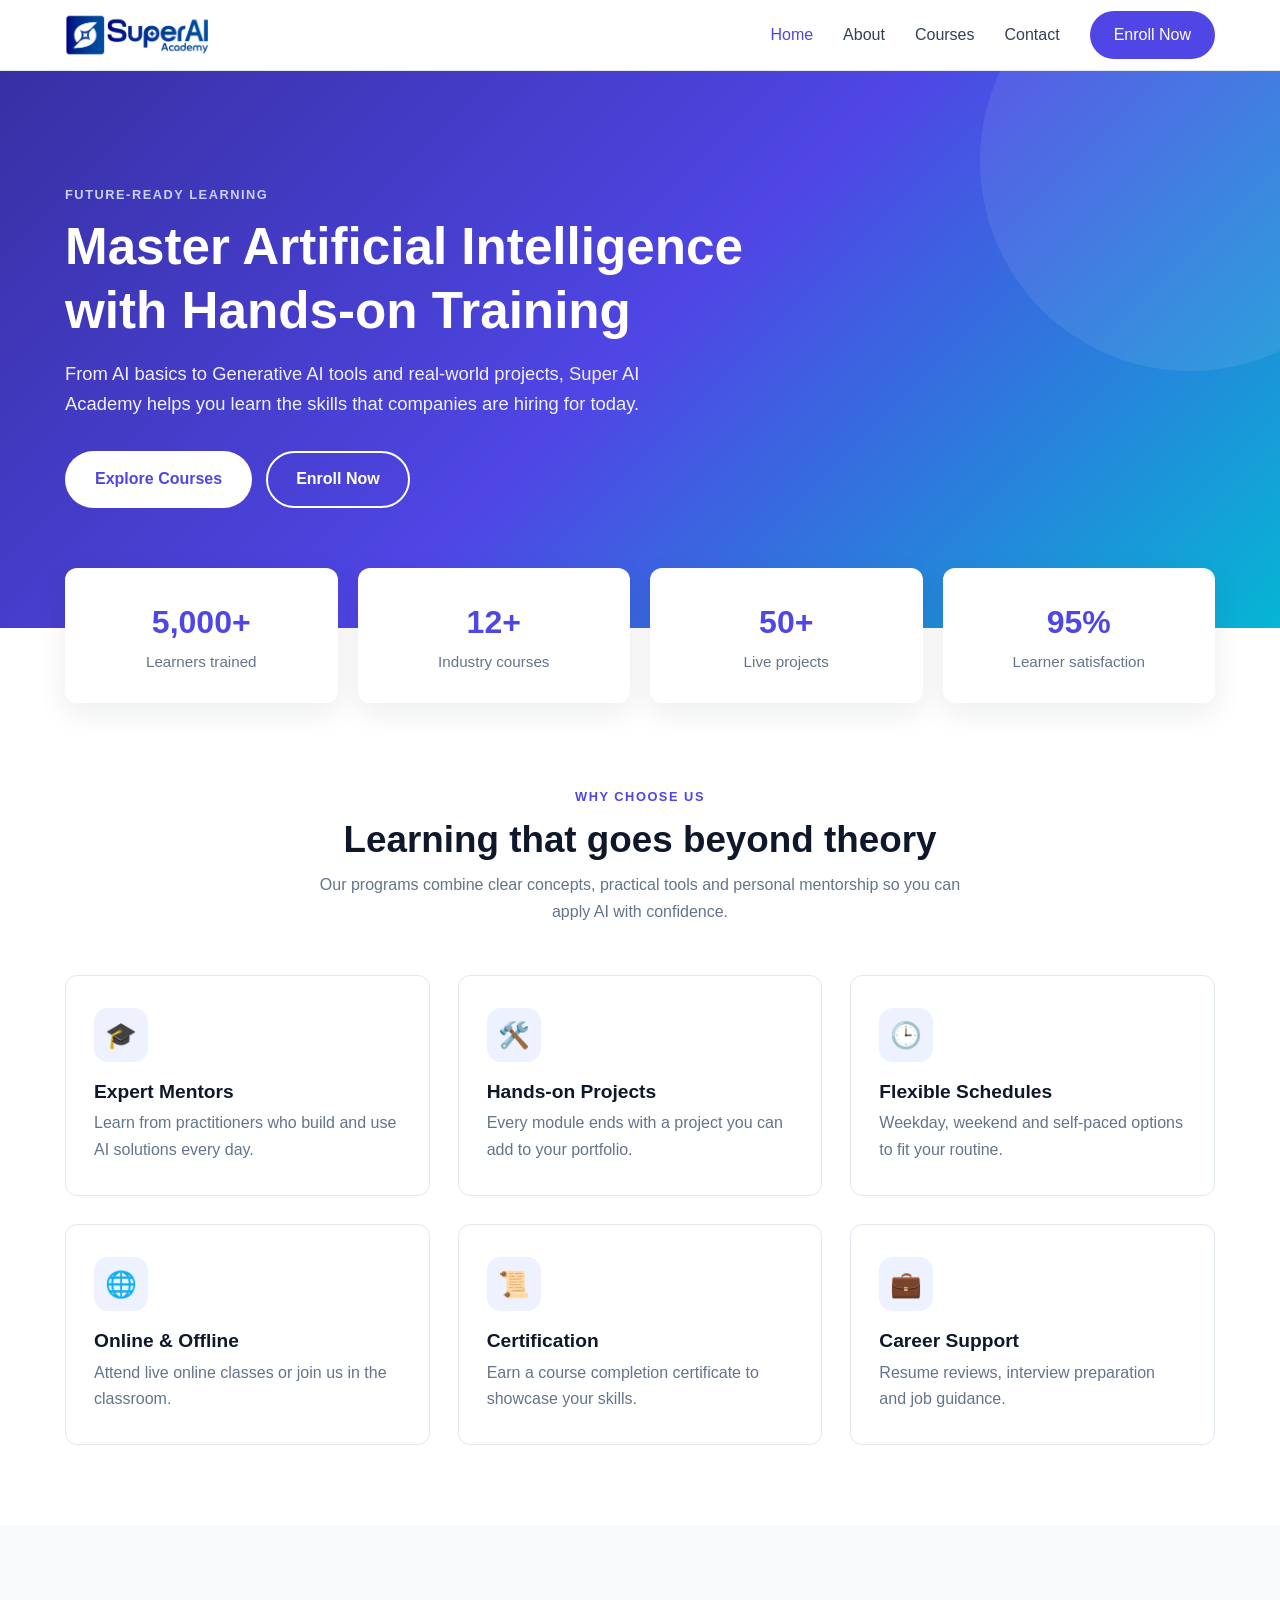
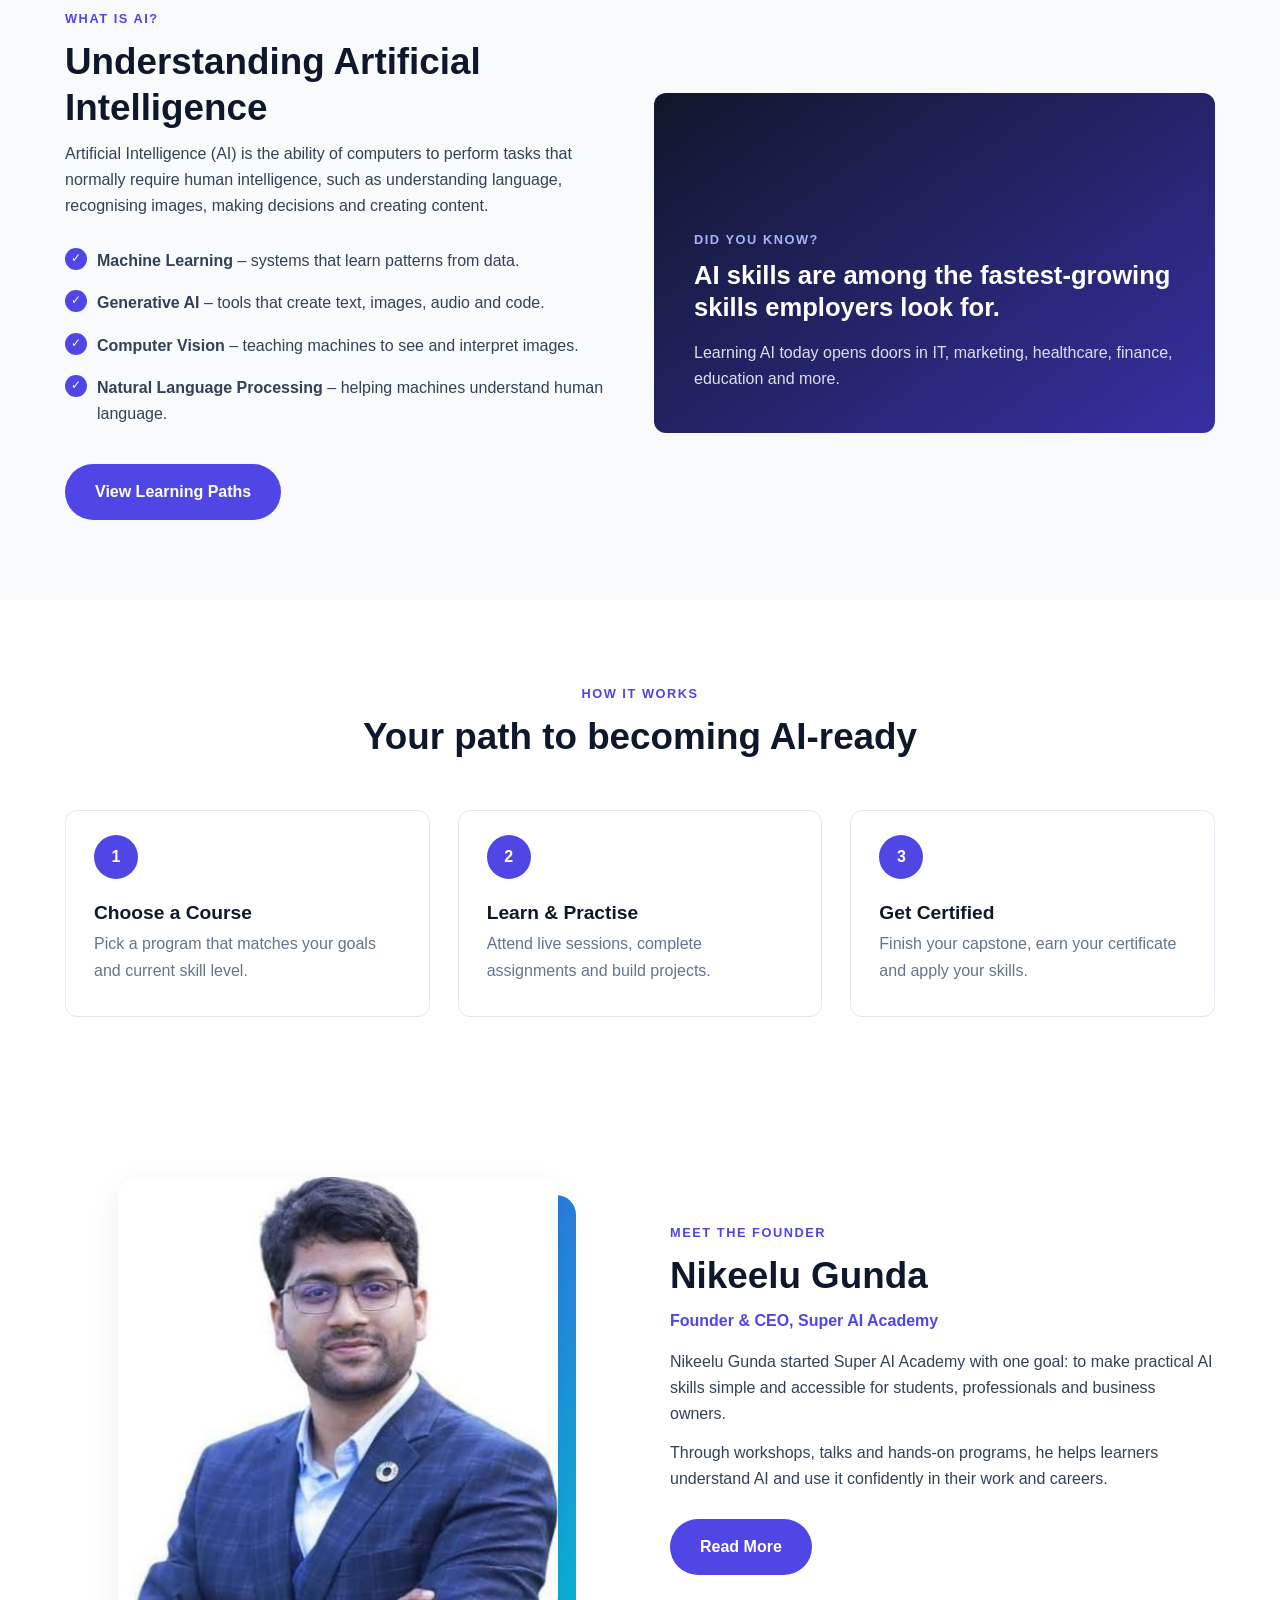
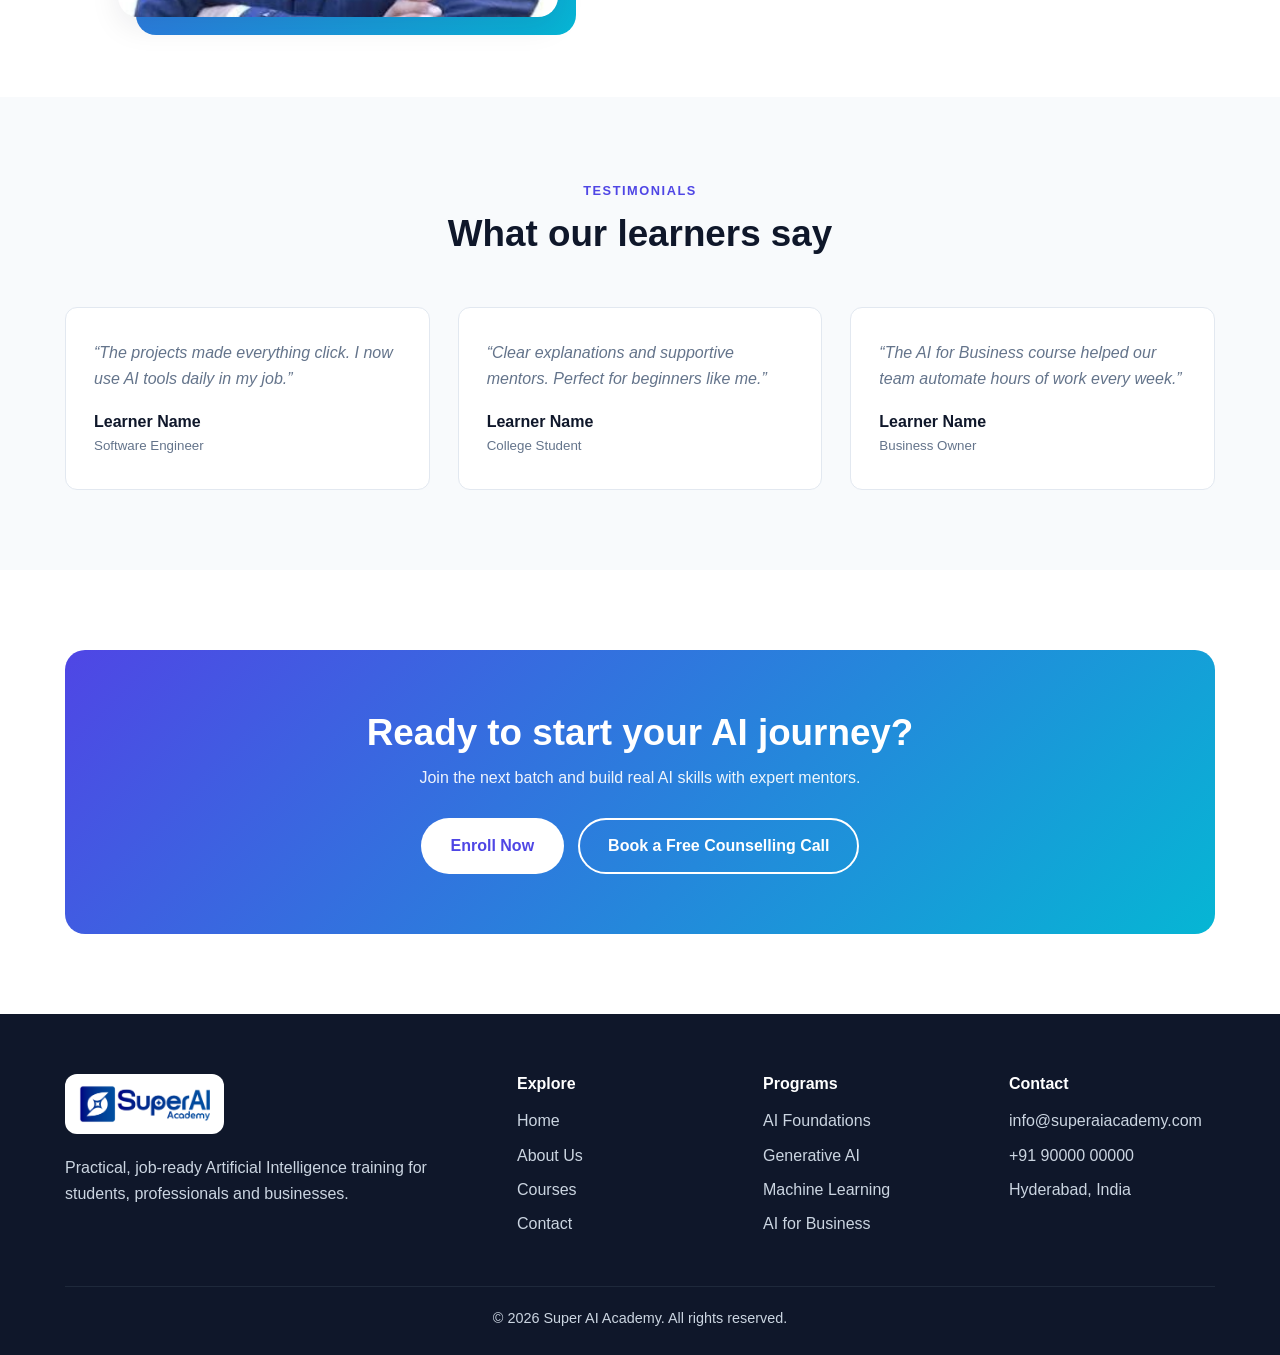
<file: index.html>
<!DOCTYPE html>
<html lang="en">
<head>
  <meta charset="UTF-8">
  <meta name="viewport" content="width=device-width, initial-scale=1.0">
  <title>Super AI Academy | Learn Artificial Intelligence</title>
  <meta name="description" content="Super AI Academy offers practical AI, Machine Learning and Generative AI courses for students, professionals and businesses.">
  <link rel="icon" href="images/favicon.ico" sizes="any">
  <link rel="icon" href="images/favicon.png" type="image/png">
  <link rel="apple-touch-icon" href="images/apple-touch-icon.png">
  <link rel="stylesheet" href="css/style.css">
</head>
<body>
  <header class="site-header">
    <nav class="container nav">
      <a href="index.html" class="logo"><img src="images/logo.png" alt="Super AI Academy" width="179" height="60"></a>
      <input type="checkbox" id="nav-toggle" class="nav-toggle" aria-label="Toggle menu">
      <label for="nav-toggle" class="nav-toggle-label"><span></span></label>
      <ul class="nav-links">
        <li><a href="index.html" class="active">Home</a></li>
        <li><a href="about.html">About</a></li>
        <li><a href="courses.html">Courses</a></li>
        <li><a href="contact.html">Contact</a></li>
        <li><a href="https://learn.superaiacademy.com/web/checkout/6b02de1f64ddf0dddce8b773" class="btn btn-primary" target="_blank" rel="noopener">Enroll Now</a></li>
      </ul>
    </nav>
  </header>

  <main>
    <section class="hero">
      <div class="container">
        <span class="eyebrow" style="color:#c7d2fe">Future-ready learning</span>
        <h1>Master Artificial Intelligence with Hands-on Training</h1>
        <p>From AI basics to Generative AI tools and real-world projects, Super AI Academy helps you learn the skills that companies are hiring for today.</p>
        <div class="hero-actions">
          <a href="courses.html" class="btn btn-primary" style="background:#fff;color:var(--primary)">Explore Courses</a>
          <a href="https://learn.superaiacademy.com/web/checkout/6b02de1f64ddf0dddce8b773" class="btn btn-outline" target="_blank" rel="noopener">Enroll Now</a>
        </div>
      </div>
    </section>

    <div class="container">
      <div class="stats">
        <div class="stat"><strong>5,000+</strong><span>Learners trained</span></div>
        <div class="stat"><strong>12+</strong><span>Industry courses</span></div>
        <div class="stat"><strong>50+</strong><span>Live projects</span></div>
        <div class="stat"><strong>95%</strong><span>Learner satisfaction</span></div>
      </div>
    </div>

    <section class="section">
      <div class="container">
        <div class="section-head">
          <span class="eyebrow">Why choose us</span>
          <h2>Learning that goes beyond theory</h2>
          <p>Our programs combine clear concepts, practical tools and personal mentorship so you can apply AI with confidence.</p>
        </div>
        <div class="grid grid-3">
          <div class="card"><div class="icon">🎓</div><h3>Expert Mentors</h3><p>Learn from practitioners who build and use AI solutions every day.</p></div>
          <div class="card"><div class="icon">🛠️</div><h3>Hands-on Projects</h3><p>Every module ends with a project you can add to your portfolio.</p></div>
          <div class="card"><div class="icon">🕒</div><h3>Flexible Schedules</h3><p>Weekday, weekend and self-paced options to fit your routine.</p></div>
          <div class="card"><div class="icon">🌐</div><h3>Online &amp; Offline</h3><p>Attend live online classes or join us in the classroom.</p></div>
          <div class="card"><div class="icon">📜</div><h3>Certification</h3><p>Earn a course completion certificate to showcase your skills.</p></div>
          <div class="card"><div class="icon">💼</div><h3>Career Support</h3><p>Resume reviews, interview preparation and job guidance.</p></div>
        </div>
      </div>
    </section>

    <section class="section section-alt">
      <div class="container grid grid-2">
        <div>
          <span class="eyebrow">What is AI?</span>
          <h2>Understanding Artificial Intelligence</h2>
          <p>Artificial Intelligence (AI) is the ability of computers to perform tasks that normally require human intelligence, such as understanding language, recognising images, making decisions and creating content.</p>
          <ul class="check-list">
            <li><strong>Machine Learning</strong> – systems that learn patterns from data.</li>
            <li><strong>Generative AI</strong> – tools that create text, images, audio and code.</li>
            <li><strong>Computer Vision</strong> – teaching machines to see and interpret images.</li>
            <li><strong>Natural Language Processing</strong> – helping machines understand human language.</li>
          </ul>
          <a href="courses.html" class="btn btn-primary">View Learning Paths</a>
        </div>
        <div class="info-visual">
          <span class="eyebrow" style="color:#a5b4fc">Did you know?</span>
          <h3>AI skills are among the fastest-growing skills employers look for.</h3>
          <p style="opacity:.85;margin-top:10px">Learning AI today opens doors in IT, marketing, healthcare, finance, education and more.</p>
        </div>
      </div>
    </section>

    <section class="section">
      <div class="container">
        <div class="section-head">
          <span class="eyebrow">How it works</span>
          <h2>Your path to becoming AI-ready</h2>
        </div>
        <div class="grid grid-3 steps">
          <div class="card step"><h3>Choose a Course</h3><p>Pick a program that matches your goals and current skill level.</p></div>
          <div class="card step"><h3>Learn &amp; Practise</h3><p>Attend live sessions, complete assignments and build projects.</p></div>
          <div class="card step"><h3>Get Certified</h3><p>Finish your capstone, earn your certificate and apply your skills.</p></div>
        </div>
      </div>
    </section>


    <section class="section">
      <div class="container grid grid-2 founder">
        <div class="founder-photo">
          <img src="images/founder.jpg" alt="Nikeelu Gunda, Founder of Super AI Academy" width="447" height="447" loading="lazy">
        </div>
        <div>
          <span class="eyebrow">Meet the founder</span>
          <h2>Nikeelu Gunda</h2>
          <p class="founder-role">Founder &amp; CEO, Super AI Academy</p>
          <p>Nikeelu Gunda started Super AI Academy with one goal: to make practical AI skills simple and accessible for students, professionals and business owners.</p>
          <p style="margin-top:12px">Through workshops, talks and hands-on programs, he helps learners understand AI and use it confidently in their work and careers.</p>
          <div class="hero-actions" style="margin-top:26px">
            <a href="about.html#founder" class="btn btn-primary">Read More</a>
          </div>
        </div>
      </div>
    </section>

    <section class="section section-alt">
      <div class="container">
        <div class="section-head">
          <span class="eyebrow">Testimonials</span>
          <h2>What our learners say</h2>
        </div>
        <div class="grid grid-3">
          <blockquote class="card quote"><p>“The projects made everything click. I now use AI tools daily in my job.”</p><footer>Learner Name<small>Software Engineer</small></footer></blockquote>
          <blockquote class="card quote"><p>“Clear explanations and supportive mentors. Perfect for beginners like me.”</p><footer>Learner Name<small>College Student</small></footer></blockquote>
          <blockquote class="card quote"><p>“The AI for Business course helped our team automate hours of work every week.”</p><footer>Learner Name<small>Business Owner</small></footer></blockquote>
        </div>
      </div>
    </section>

  <section class="section">
    <div class="container">
      <div class="cta">
        <h2>Ready to start your AI journey?</h2>
        <p>Join the next batch and build real AI skills with expert mentors.</p>
        <div class="hero-actions" style="justify-content:center">
          <a href="https://learn.superaiacademy.com/web/checkout/6b02de1f64ddf0dddce8b773" class="btn" target="_blank" rel="noopener">Enroll Now</a>
          <a href="contact.html" class="btn btn-outline">Book a Free Counselling Call</a>
        </div>
      </div>
    </div>
  </section>
  </main>

  <footer class="site-footer">
    <div class="container">
      <div class="footer-grid">
        <div>
          <a href="index.html" class="logo"><img src="images/logo.png" alt="Super AI Academy" width="179" height="60"></a>
          <p>Practical, job-ready Artificial Intelligence training for students, professionals and businesses.</p>
        </div>
        <div>
          <h4>Explore</h4>
          <ul>
            <li><a href="index.html">Home</a></li>
            <li><a href="about.html">About Us</a></li>
            <li><a href="courses.html">Courses</a></li>
            <li><a href="contact.html">Contact</a></li>
          </ul>
        </div>
        <div>
          <h4>Programs</h4>
          <ul>
            <li><a href="courses.html#ai-foundations">AI Foundations</a></li>
            <li><a href="courses.html#generative-ai">Generative AI</a></li>
            <li><a href="courses.html#machine-learning">Machine Learning</a></li>
            <li><a href="courses.html#ai-business">AI for Business</a></li>
          </ul>
        </div>
        <div>
          <h4>Contact</h4>
          <ul>
            <li>info@superaiacademy.com</li>
            <li>+91 90000 00000</li>
            <li>Hyderabad, India</li>
          </ul>
        </div>
      </div>
      <div class="footer-bottom">&copy; <span id="year">2026</span> Super AI Academy. All rights reserved.</div>
    </div>
  </footer>
</body>
</html>
</file>
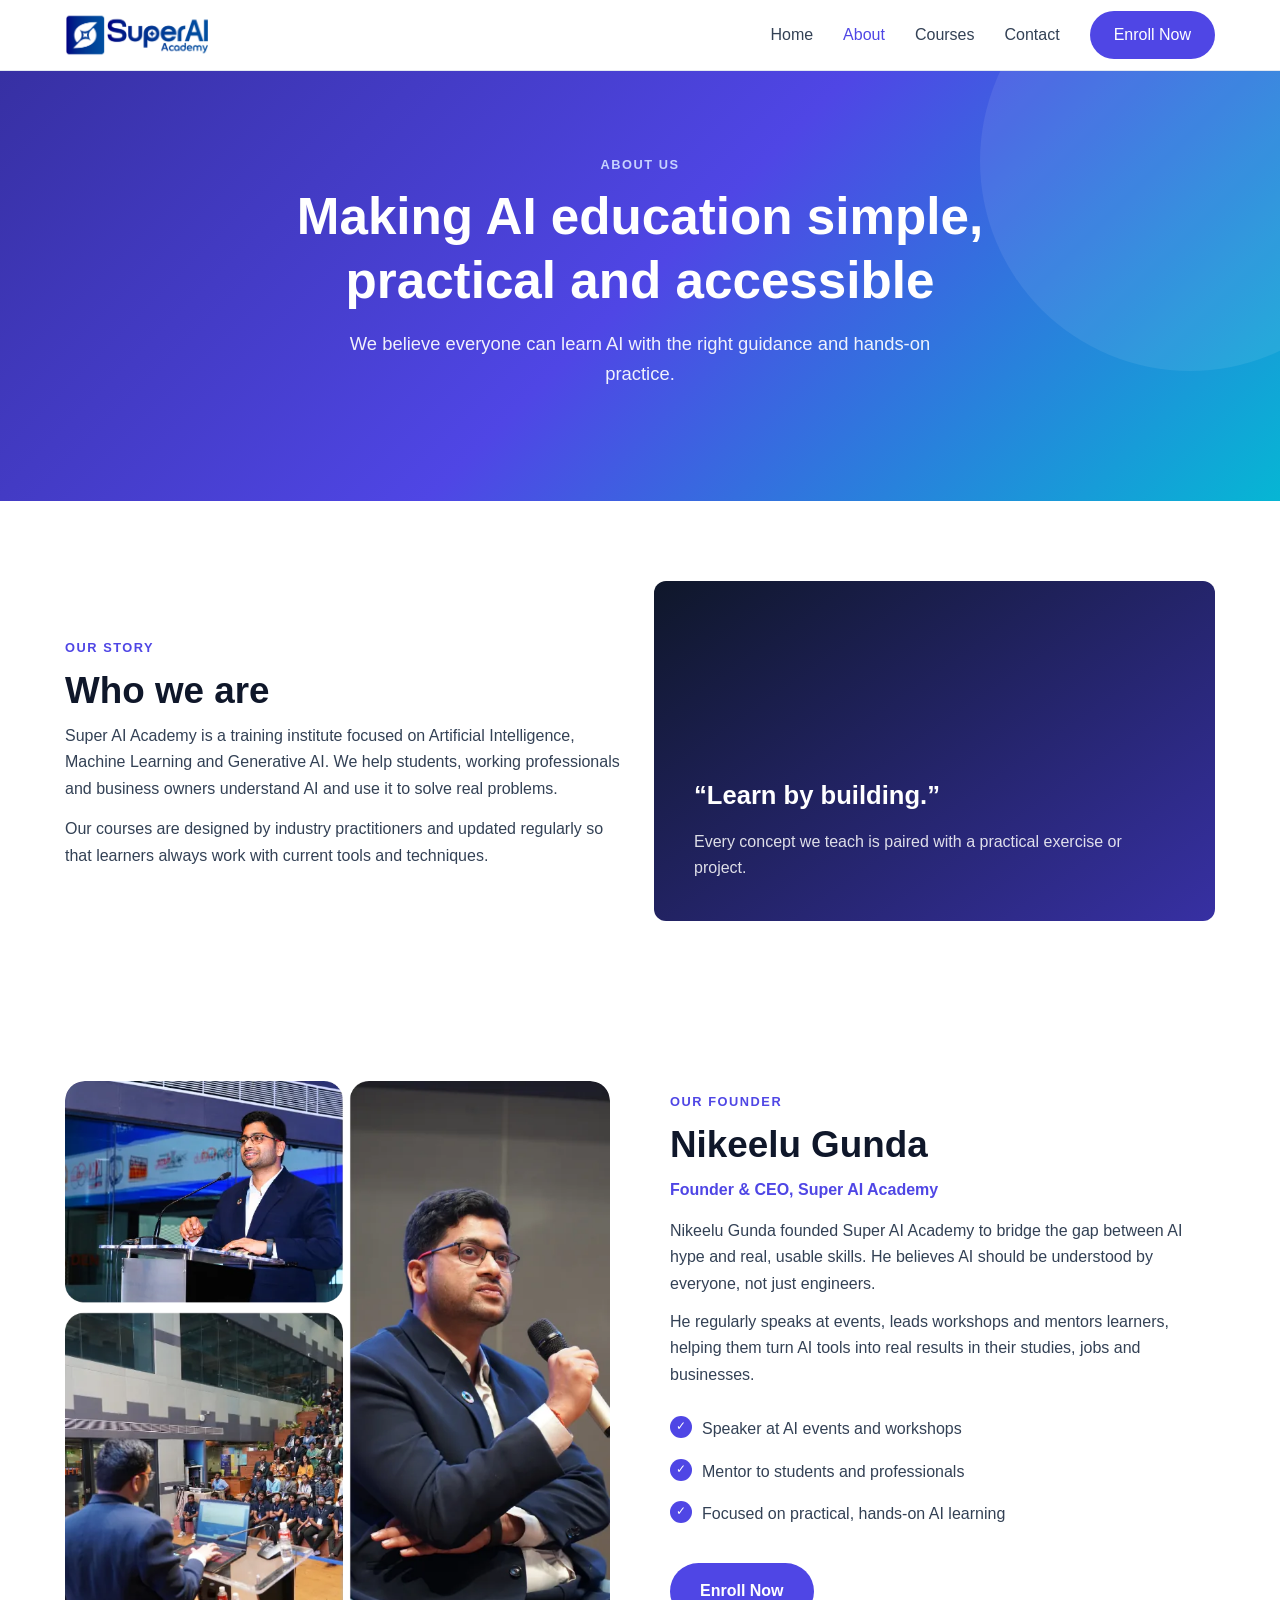
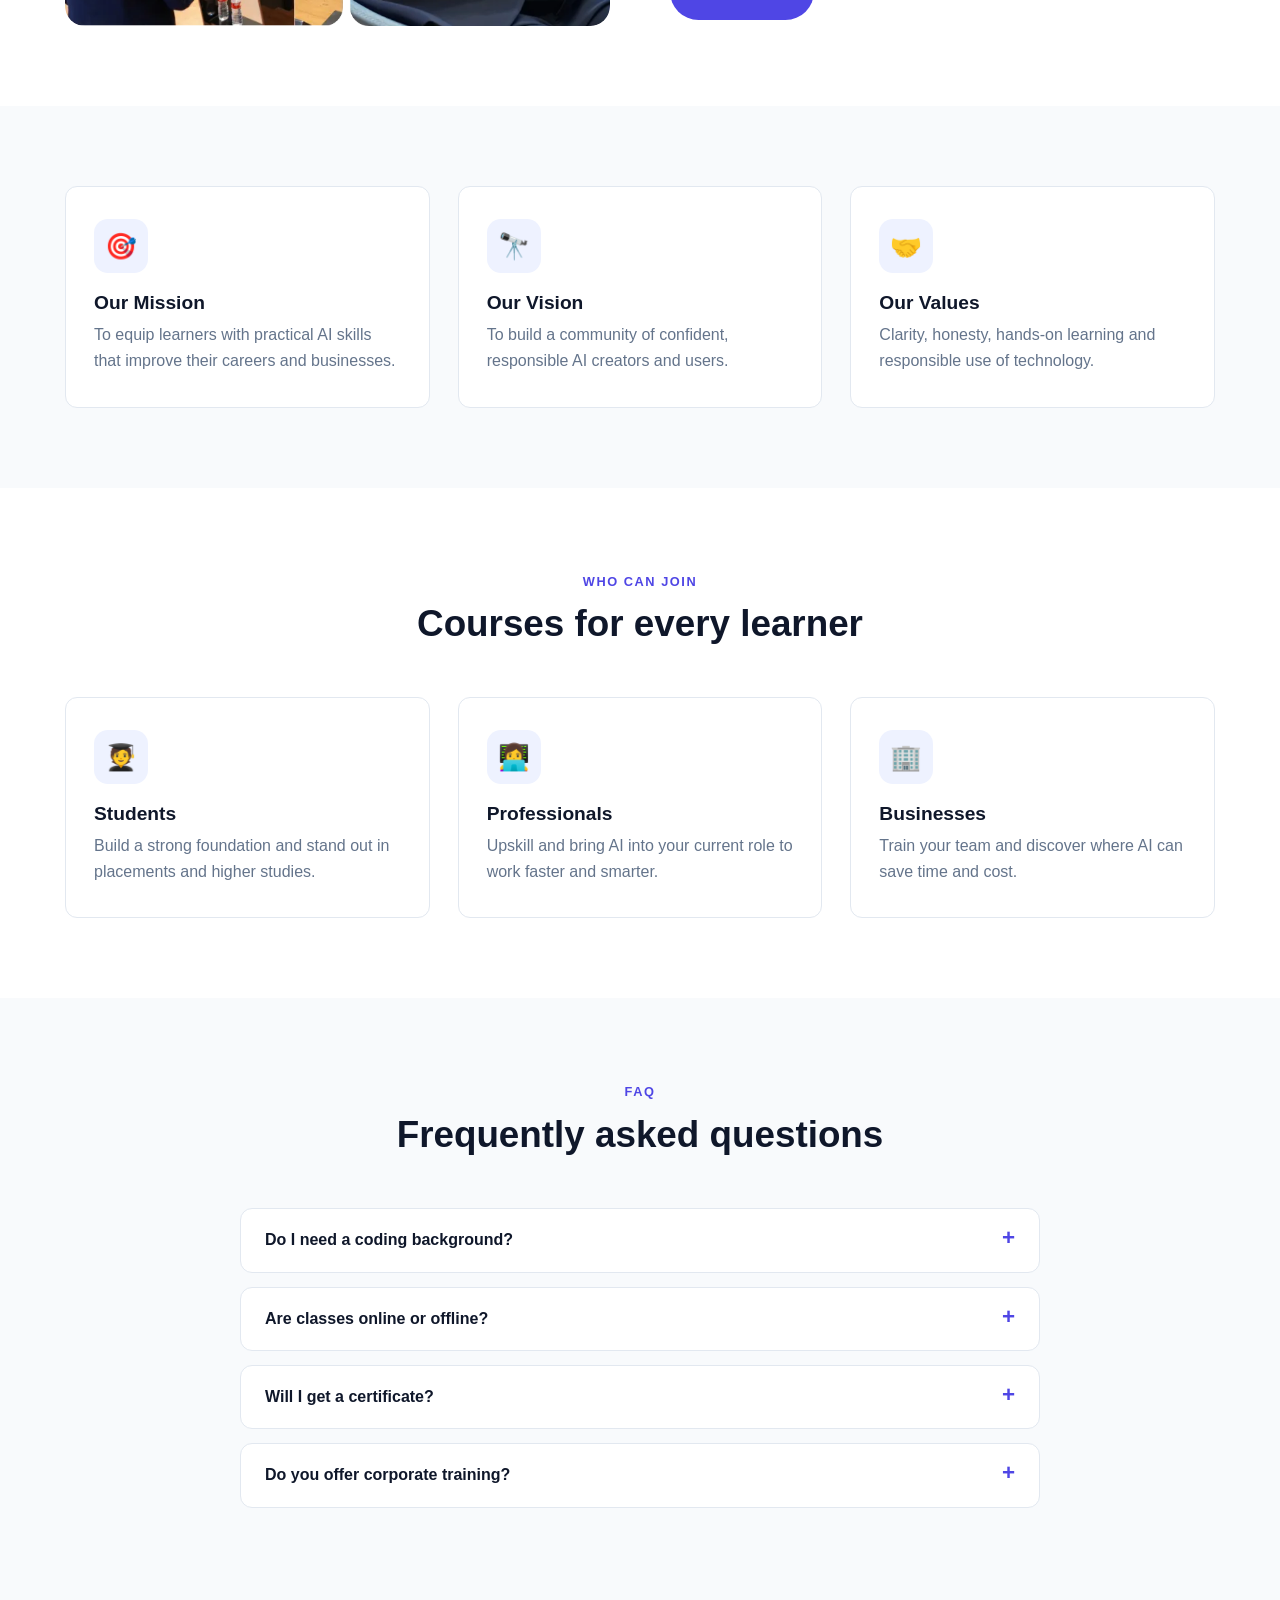
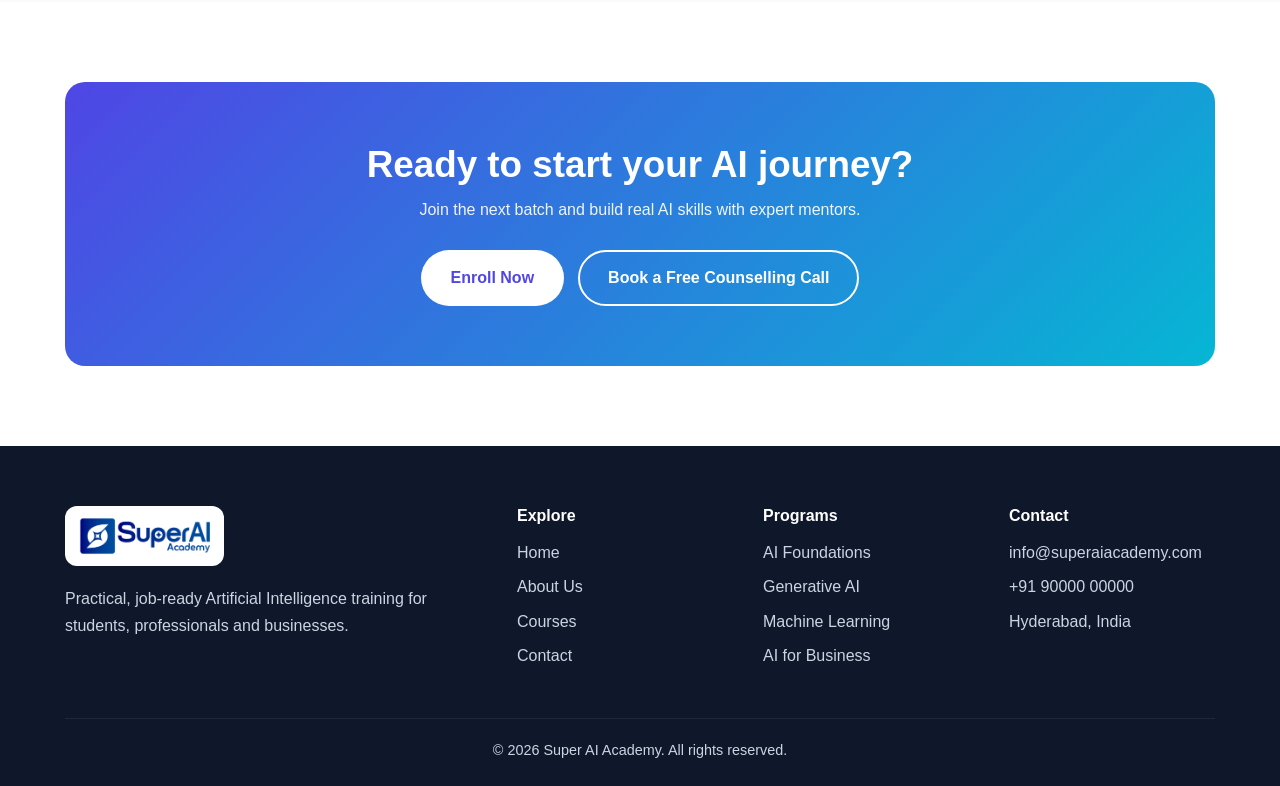
<file: about.html>
<!DOCTYPE html>
<html lang="en">
<head>
  <meta charset="UTF-8">
  <meta name="viewport" content="width=device-width, initial-scale=1.0">
  <title>About Us | Super AI Academy</title>
  <meta name="description" content="Learn about Super AI Academy's mission, vision and teaching approach.">
  <link rel="icon" href="images/favicon.ico" sizes="any">
  <link rel="icon" href="images/favicon.png" type="image/png">
  <link rel="apple-touch-icon" href="images/apple-touch-icon.png">
  <link rel="stylesheet" href="css/style.css">
</head>
<body>
  <header class="site-header">
    <nav class="container nav">
      <a href="index.html" class="logo"><img src="images/logo.png" alt="Super AI Academy" width="179" height="60"></a>
      <input type="checkbox" id="nav-toggle" class="nav-toggle" aria-label="Toggle menu">
      <label for="nav-toggle" class="nav-toggle-label"><span></span></label>
      <ul class="nav-links">
        <li><a href="index.html">Home</a></li>
        <li><a href="about.html" class="active">About</a></li>
        <li><a href="courses.html">Courses</a></li>
        <li><a href="contact.html">Contact</a></li>
        <li><a href="https://learn.superaiacademy.com/web/checkout/6b02de1f64ddf0dddce8b773" class="btn btn-primary" target="_blank" rel="noopener">Enroll Now</a></li>
      </ul>
    </nav>
  </header>

  <main>
    <section class="hero page-hero">
      <div class="container">
        <span class="eyebrow" style="color:#c7d2fe">About us</span>
        <h1>Making AI education simple, practical and accessible</h1>
        <p>We believe everyone can learn AI with the right guidance and hands-on practice.</p>
      </div>
    </section>

    <section class="section">
      <div class="container grid grid-2">
        <div>
          <span class="eyebrow">Our story</span>
          <h2>Who we are</h2>
          <p>Super AI Academy is a training institute focused on Artificial Intelligence, Machine Learning and Generative AI. We help students, working professionals and business owners understand AI and use it to solve real problems.</p>
          <p style="margin-top:14px">Our courses are designed by industry practitioners and updated regularly so that learners always work with current tools and techniques.</p>
        </div>
        <div class="info-visual">
          <h3>“Learn by building.”</h3>
          <p style="opacity:.85;margin-top:10px">Every concept we teach is paired with a practical exercise or project.</p>
        </div>
      </div>
    </section>


    <section class="section" id="founder">
      <div class="container grid grid-2 founder">
        <div>
          <picture>
            <source srcset="images/founder-events.webp" type="image/webp">
            <img src="images/founder-events.jpg" alt="Nikeelu Gunda speaking at AI events and workshops" width="800" height="800" loading="lazy">
          </picture>
        </div>
        <div>
          <span class="eyebrow">Our founder</span>
          <h2>Nikeelu Gunda</h2>
          <p class="founder-role">Founder &amp; CEO, Super AI Academy</p>
          <p>Nikeelu Gunda founded Super AI Academy to bridge the gap between AI hype and real, usable skills. He believes AI should be understood by everyone, not just engineers.</p>
          <p style="margin-top:12px">He regularly speaks at events, leads workshops and mentors learners, helping them turn AI tools into real results in their studies, jobs and businesses.</p>
          <ul class="check-list">
            <li>Speaker at AI events and workshops</li>
            <li>Mentor to students and professionals</li>
            <li>Focused on practical, hands-on AI learning</li>
          </ul>
          <a href="https://learn.superaiacademy.com/web/checkout/6b02de1f64ddf0dddce8b773" class="btn btn-primary" target="_blank" rel="noopener">Enroll Now</a>
        </div>
      </div>
    </section>

    <section class="section section-alt">
      <div class="container grid grid-3">
        <div class="card"><div class="icon">🎯</div><h3>Our Mission</h3><p>To equip learners with practical AI skills that improve their careers and businesses.</p></div>
        <div class="card"><div class="icon">🔭</div><h3>Our Vision</h3><p>To build a community of confident, responsible AI creators and users.</p></div>
        <div class="card"><div class="icon">🤝</div><h3>Our Values</h3><p>Clarity, honesty, hands-on learning and responsible use of technology.</p></div>
      </div>
    </section>

    <section class="section">
      <div class="container">
        <div class="section-head">
          <span class="eyebrow">Who can join</span>
          <h2>Courses for every learner</h2>
        </div>
        <div class="grid grid-3">
          <div class="card"><div class="icon">🧑‍🎓</div><h3>Students</h3><p>Build a strong foundation and stand out in placements and higher studies.</p></div>
          <div class="card"><div class="icon">👩‍💻</div><h3>Professionals</h3><p>Upskill and bring AI into your current role to work faster and smarter.</p></div>
          <div class="card"><div class="icon">🏢</div><h3>Businesses</h3><p>Train your team and discover where AI can save time and cost.</p></div>
        </div>
      </div>
    </section>

    <section class="section section-alt">
      <div class="container">
        <div class="section-head">
          <span class="eyebrow">FAQ</span>
          <h2>Frequently asked questions</h2>
        </div>
        <div class="faq">
          <details><summary>Do I need a coding background?</summary><p>No. Our foundation courses start from the basics. Advanced courses list any prerequisites clearly.</p></details>
          <details><summary>Are classes online or offline?</summary><p>Both. You can join live online sessions or attend classroom batches.</p></details>
          <details><summary>Will I get a certificate?</summary><p>Yes, every learner who completes the course and project receives a certificate of completion.</p></details>
          <details><summary>Do you offer corporate training?</summary><p>Yes. We run customised AI workshops for teams. Contact us for details.</p></details>
        </div>
      </div>
    </section>

  <section class="section">
    <div class="container">
      <div class="cta">
        <h2>Ready to start your AI journey?</h2>
        <p>Join the next batch and build real AI skills with expert mentors.</p>
        <div class="hero-actions" style="justify-content:center">
          <a href="https://learn.superaiacademy.com/web/checkout/6b02de1f64ddf0dddce8b773" class="btn" target="_blank" rel="noopener">Enroll Now</a>
          <a href="contact.html" class="btn btn-outline">Book a Free Counselling Call</a>
        </div>
      </div>
    </div>
  </section>
  </main>

  <footer class="site-footer">
    <div class="container">
      <div class="footer-grid">
        <div>
          <a href="index.html" class="logo"><img src="images/logo.png" alt="Super AI Academy" width="179" height="60"></a>
          <p>Practical, job-ready Artificial Intelligence training for students, professionals and businesses.</p>
        </div>
        <div>
          <h4>Explore</h4>
          <ul>
            <li><a href="index.html">Home</a></li>
            <li><a href="about.html">About Us</a></li>
            <li><a href="courses.html">Courses</a></li>
            <li><a href="contact.html">Contact</a></li>
          </ul>
        </div>
        <div>
          <h4>Programs</h4>
          <ul>
            <li><a href="courses.html#ai-foundations">AI Foundations</a></li>
            <li><a href="courses.html#generative-ai">Generative AI</a></li>
            <li><a href="courses.html#machine-learning">Machine Learning</a></li>
            <li><a href="courses.html#ai-business">AI for Business</a></li>
          </ul>
        </div>
        <div>
          <h4>Contact</h4>
          <ul>
            <li>info@superaiacademy.com</li>
            <li>+91 90000 00000</li>
            <li>Hyderabad, India</li>
          </ul>
        </div>
      </div>
      <div class="footer-bottom">&copy; <span id="year">2026</span> Super AI Academy. All rights reserved.</div>
    </div>
  </footer>
</body>
</html>
</file>
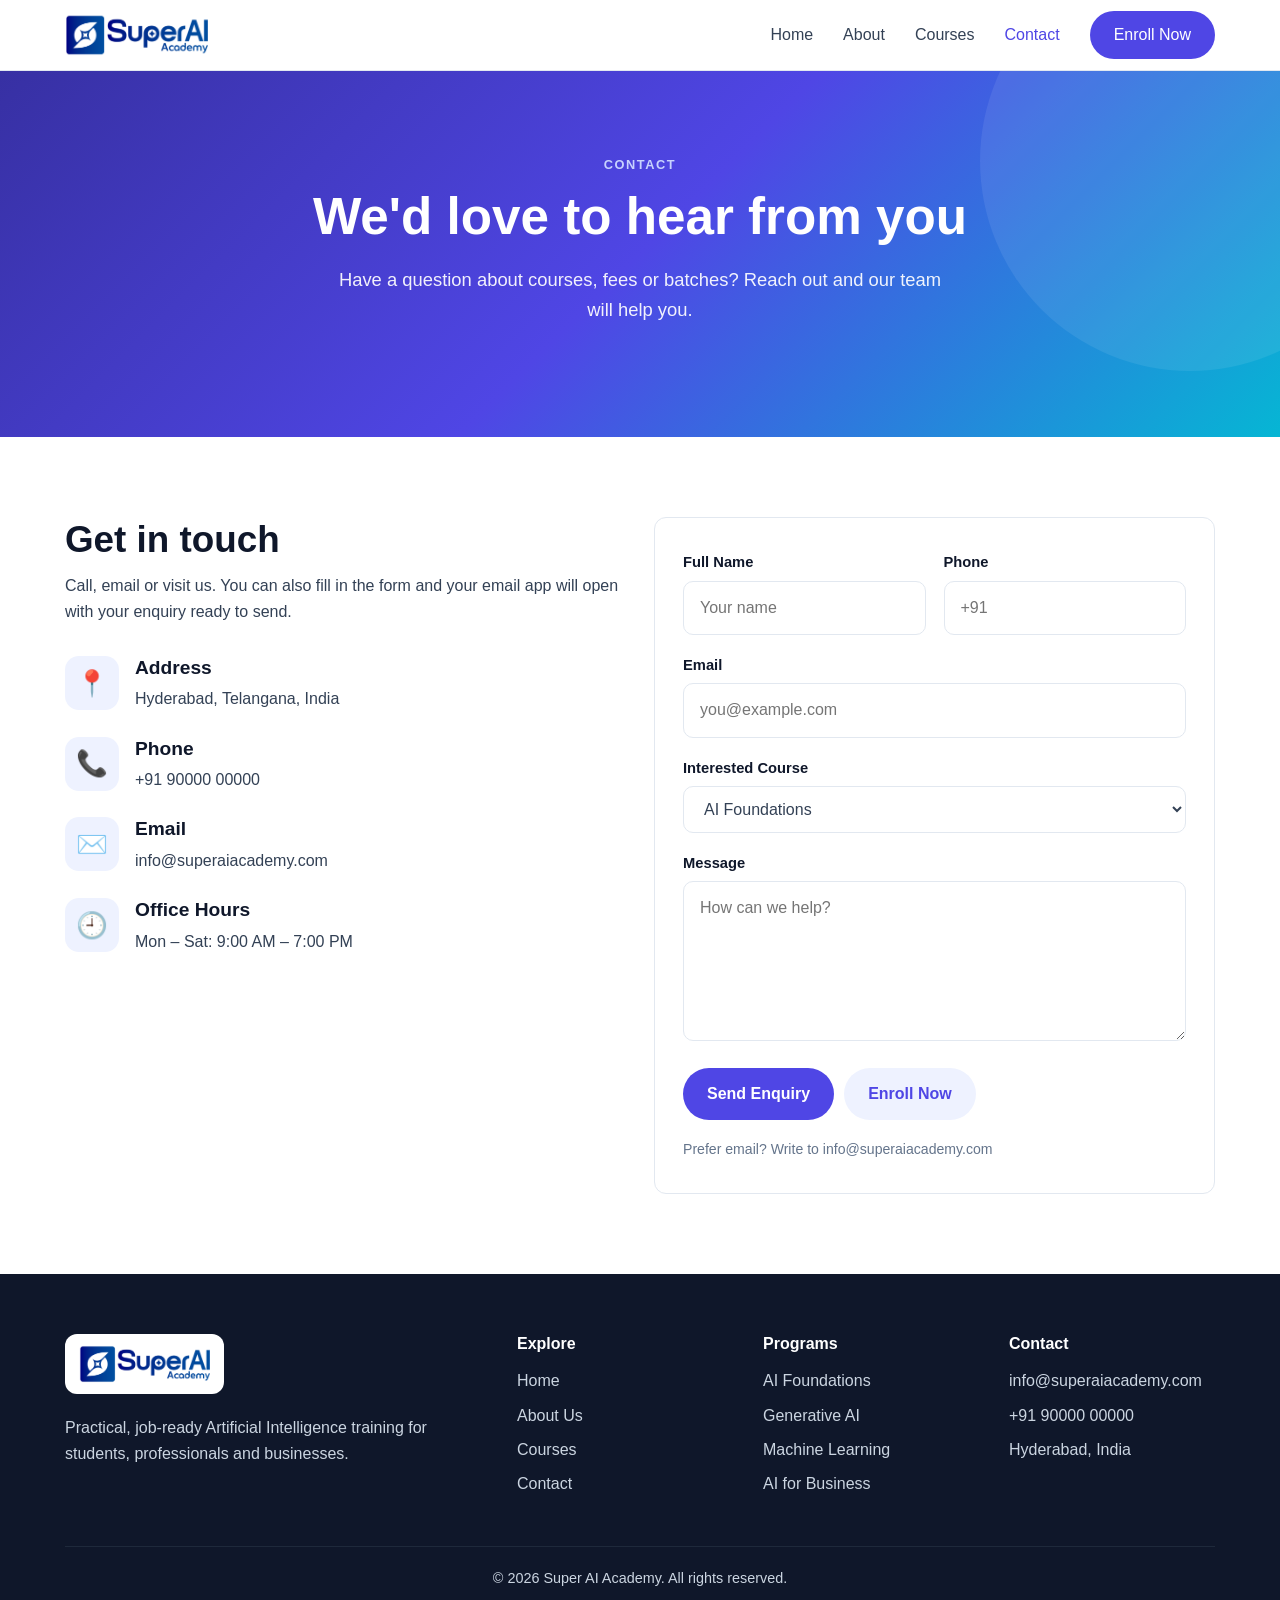
<file: contact.html>
<!DOCTYPE html>
<html lang="en">
<head>
  <meta charset="UTF-8">
  <meta name="viewport" content="width=device-width, initial-scale=1.0">
  <title>Contact Us | Super AI Academy</title>
  <meta name="description" content="Get in touch with Super AI Academy for course details, admissions and corporate training.">
  <link rel="icon" href="images/favicon.ico" sizes="any">
  <link rel="icon" href="images/favicon.png" type="image/png">
  <link rel="apple-touch-icon" href="images/apple-touch-icon.png">
  <link rel="stylesheet" href="css/style.css">
</head>
<body>
  <header class="site-header">
    <nav class="container nav">
      <a href="index.html" class="logo"><img src="images/logo.png" alt="Super AI Academy" width="179" height="60"></a>
      <input type="checkbox" id="nav-toggle" class="nav-toggle" aria-label="Toggle menu">
      <label for="nav-toggle" class="nav-toggle-label"><span></span></label>
      <ul class="nav-links">
        <li><a href="index.html">Home</a></li>
        <li><a href="about.html">About</a></li>
        <li><a href="courses.html">Courses</a></li>
        <li><a href="contact.html" class="active">Contact</a></li>
        <li><a href="https://learn.superaiacademy.com/web/checkout/6b02de1f64ddf0dddce8b773" class="btn btn-primary" target="_blank" rel="noopener">Enroll Now</a></li>
      </ul>
    </nav>
  </header>

  <main>
    <section class="hero page-hero">
      <div class="container">
        <span class="eyebrow" style="color:#c7d2fe">Contact</span>
        <h1>We'd love to hear from you</h1>
        <p>Have a question about courses, fees or batches? Reach out and our team will help you.</p>
      </div>
    </section>

    <section class="section">
      <div class="container grid grid-2" style="align-items:start">
        <div class="contact-info">
          <h2>Get in touch</h2>
          <p style="margin-bottom:30px">Call, email or visit us. You can also fill in the form and your email app will open with your enquiry ready to send.</p>
          <div class="item"><div class="icon">📍</div><div><h3>Address</h3><p>Hyderabad, Telangana, India</p></div></div>
          <div class="item"><div class="icon">📞</div><div><h3>Phone</h3><p>+91 90000 00000</p></div></div>
          <div class="item"><div class="icon">✉️</div><div><h3>Email</h3><p>info@superaiacademy.com</p></div></div>
          <div class="item"><div class="icon">🕘</div><div><h3>Office Hours</h3><p>Mon – Sat: 9:00 AM – 7:00 PM</p></div></div>
        </div>
        <div class="card">
          <form id="contact-form">
            <div class="form-row">
              <div><label for="name">Full Name</label><input id="name" name="name" required placeholder="Your name"></div>
              <div><label for="phone">Phone</label><input id="phone" name="phone" type="tel" placeholder="+91"></div>
            </div>
            <div><label for="email">Email</label><input id="email" name="email" type="email" required placeholder="you@example.com"></div>
            <div><label for="course">Interested Course</label>
              <select id="course" name="course">
                <option>AI Foundations</option><option>Generative AI Mastery</option>
                <option>Machine Learning with Python</option><option>AI for Business</option>
                <option>Deep Learning &amp; Neural Networks</option><option>AI for Educators</option>
                <option>Corporate Training</option>
              </select></div>
            <div><label for="message">Message</label><textarea id="message" name="message" rows="5" placeholder="How can we help?"></textarea></div>
            <div class="course-actions">
              <button type="submit" class="btn btn-primary">Send Enquiry</button>
              <a href="https://learn.superaiacademy.com/web/checkout/6b02de1f64ddf0dddce8b773" class="btn btn-light" target="_blank" rel="noopener">Enroll Now</a>
            </div>
            <p class="form-note">Prefer email? Write to info@superaiacademy.com</p>
            <div class="form-status" id="form-status" role="status"></div>
          </form>
        </div>
      </div>
    </section>
  </main>
  <script>
    document.getElementById("contact-form").addEventListener("submit", function (e) {
      e.preventDefault();
      var f = e.target;
      var body = "Name: " + f.name.value + "\nPhone: " + f.phone.value + "\nEmail: " + f.email.value +
                 "\nCourse: " + f.course.value + "\n\n" + f.message.value;
      var link = "mailto:info@superaiacademy.com?subject=" + encodeURIComponent("Course enquiry - " + f.course.value) +
                 "&body=" + encodeURIComponent(body);
      var s = document.getElementById("form-status");
      s.textContent = "Opening your email app… If it doesn't open, please email info@superaiacademy.com directly.";
      s.classList.add("show");
      window.location.href = link;
    });
  </script>

  <footer class="site-footer">
    <div class="container">
      <div class="footer-grid">
        <div>
          <a href="index.html" class="logo"><img src="images/logo.png" alt="Super AI Academy" width="179" height="60"></a>
          <p>Practical, job-ready Artificial Intelligence training for students, professionals and businesses.</p>
        </div>
        <div>
          <h4>Explore</h4>
          <ul>
            <li><a href="index.html">Home</a></li>
            <li><a href="about.html">About Us</a></li>
            <li><a href="courses.html">Courses</a></li>
            <li><a href="contact.html">Contact</a></li>
          </ul>
        </div>
        <div>
          <h4>Programs</h4>
          <ul>
            <li><a href="courses.html#ai-foundations">AI Foundations</a></li>
            <li><a href="courses.html#generative-ai">Generative AI</a></li>
            <li><a href="courses.html#machine-learning">Machine Learning</a></li>
            <li><a href="courses.html#ai-business">AI for Business</a></li>
          </ul>
        </div>
        <div>
          <h4>Contact</h4>
          <ul>
            <li>info@superaiacademy.com</li>
            <li>+91 90000 00000</li>
            <li>Hyderabad, India</li>
          </ul>
        </div>
      </div>
      <div class="footer-bottom">&copy; <span id="year">2026</span> Super AI Academy. All rights reserved.</div>
    </div>
  </footer>
</body>
</html>
</file>
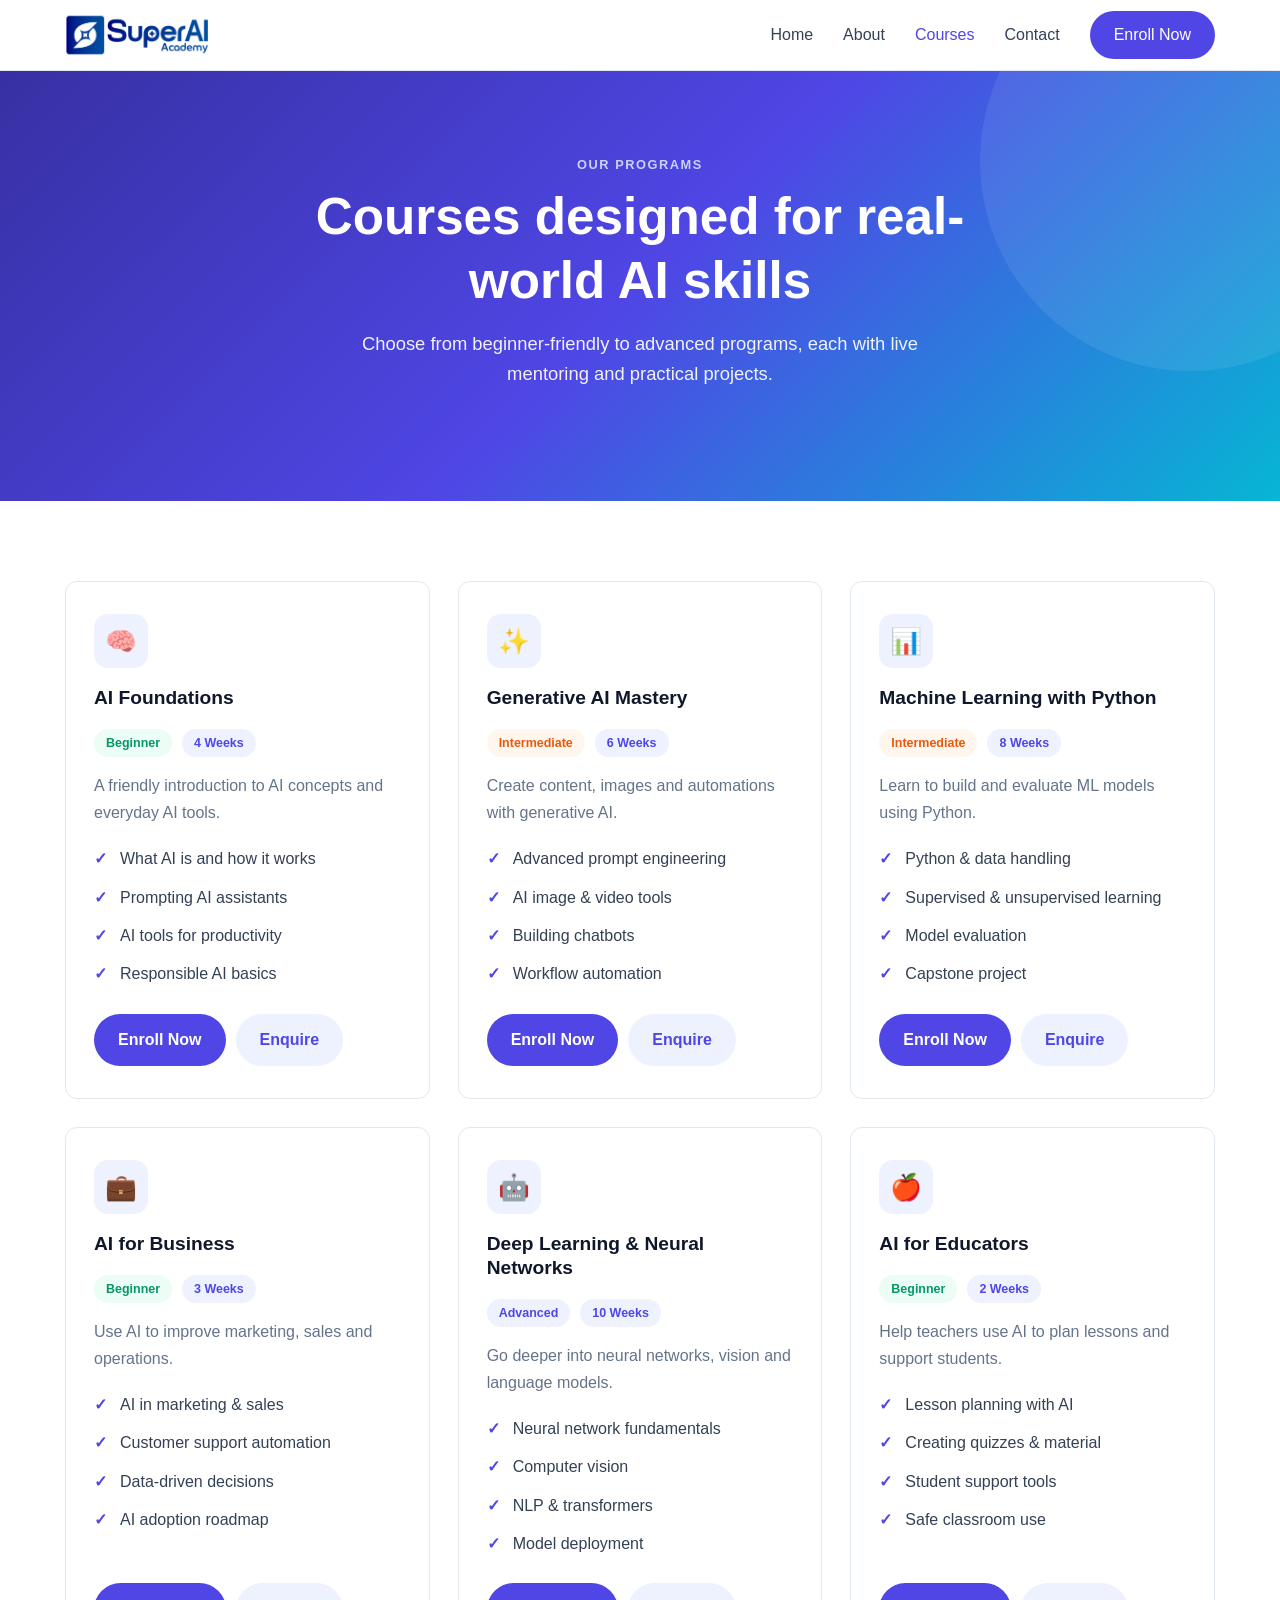
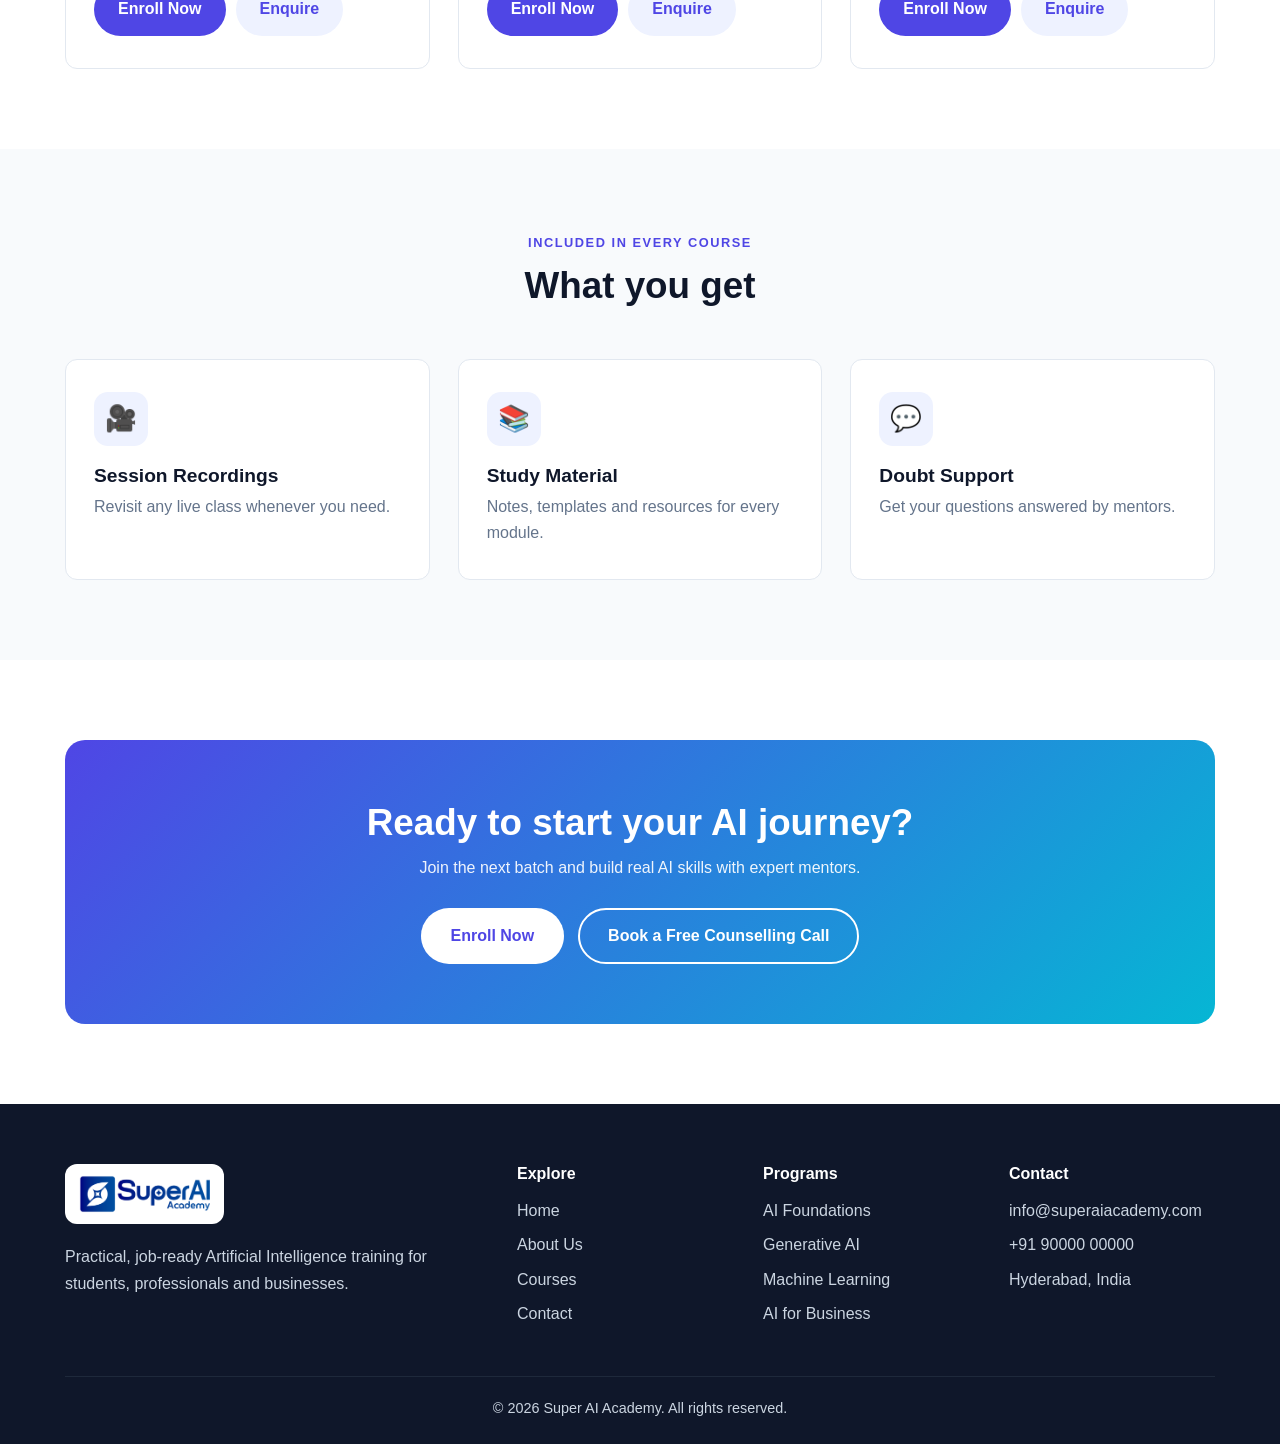
<file: courses.html>
<!DOCTYPE html>
<html lang="en">
<head>
  <meta charset="UTF-8">
  <meta name="viewport" content="width=device-width, initial-scale=1.0">
  <title>Courses | Super AI Academy</title>
  <meta name="description" content="Explore AI, Generative AI, Machine Learning and AI for Business courses at Super AI Academy.">
  <link rel="icon" href="images/favicon.ico" sizes="any">
  <link rel="icon" href="images/favicon.png" type="image/png">
  <link rel="apple-touch-icon" href="images/apple-touch-icon.png">
  <link rel="stylesheet" href="css/style.css">
</head>
<body>
  <header class="site-header">
    <nav class="container nav">
      <a href="index.html" class="logo"><img src="images/logo.png" alt="Super AI Academy" width="179" height="60"></a>
      <input type="checkbox" id="nav-toggle" class="nav-toggle" aria-label="Toggle menu">
      <label for="nav-toggle" class="nav-toggle-label"><span></span></label>
      <ul class="nav-links">
        <li><a href="index.html">Home</a></li>
        <li><a href="about.html">About</a></li>
        <li><a href="courses.html" class="active">Courses</a></li>
        <li><a href="contact.html">Contact</a></li>
        <li><a href="https://learn.superaiacademy.com/web/checkout/6b02de1f64ddf0dddce8b773" class="btn btn-primary" target="_blank" rel="noopener">Enroll Now</a></li>
      </ul>
    </nav>
  </header>

  <main>
    <section class="hero page-hero">
      <div class="container">
        <span class="eyebrow" style="color:#c7d2fe">Our programs</span>
        <h1>Courses designed for real-world AI skills</h1>
        <p>Choose from beginner-friendly to advanced programs, each with live mentoring and practical projects.</p>
      </div>
    </section>

    <section class="section">
      <div class="container">
        <div class="grid grid-3">
          <div class="card course-card" id="ai-foundations">
            <div class="icon">🧠</div>
            <h3>AI Foundations</h3>
            <div class="meta"><span class="tag green">Beginner</span><span class="tag">4 Weeks</span></div>
            <p>A friendly introduction to AI concepts and everyday AI tools.</p>
            <ul style="margin-top:14px"><li>What AI is and how it works</li><li>Prompting AI assistants</li><li>AI tools for productivity</li><li>Responsible AI basics</li></ul>
            <div class="course-actions">
              <a href="https://learn.superaiacademy.com/web/checkout/6b02de1f64ddf0dddce8b773" class="btn btn-primary" target="_blank" rel="noopener">Enroll Now</a>
              <a href="contact.html" class="btn btn-light">Enquire</a>
            </div>
          </div>
          <div class="card course-card" id="generative-ai">
            <div class="icon">✨</div>
            <h3>Generative AI Mastery</h3>
            <div class="meta"><span class="tag orange">Intermediate</span><span class="tag">6 Weeks</span></div>
            <p>Create content, images and automations with generative AI.</p>
            <ul style="margin-top:14px"><li>Advanced prompt engineering</li><li>AI image &amp; video tools</li><li>Building chatbots</li><li>Workflow automation</li></ul>
            <div class="course-actions">
              <a href="https://learn.superaiacademy.com/web/checkout/6b02de1f64ddf0dddce8b773" class="btn btn-primary" target="_blank" rel="noopener">Enroll Now</a>
              <a href="contact.html" class="btn btn-light">Enquire</a>
            </div>
          </div>
          <div class="card course-card" id="machine-learning">
            <div class="icon">📊</div>
            <h3>Machine Learning with Python</h3>
            <div class="meta"><span class="tag orange">Intermediate</span><span class="tag">8 Weeks</span></div>
            <p>Learn to build and evaluate ML models using Python.</p>
            <ul style="margin-top:14px"><li>Python &amp; data handling</li><li>Supervised &amp; unsupervised learning</li><li>Model evaluation</li><li>Capstone project</li></ul>
            <div class="course-actions">
              <a href="https://learn.superaiacademy.com/web/checkout/6b02de1f64ddf0dddce8b773" class="btn btn-primary" target="_blank" rel="noopener">Enroll Now</a>
              <a href="contact.html" class="btn btn-light">Enquire</a>
            </div>
          </div>
          <div class="card course-card" id="ai-business">
            <div class="icon">💼</div>
            <h3>AI for Business</h3>
            <div class="meta"><span class="tag green">Beginner</span><span class="tag">3 Weeks</span></div>
            <p>Use AI to improve marketing, sales and operations.</p>
            <ul style="margin-top:14px"><li>AI in marketing &amp; sales</li><li>Customer support automation</li><li>Data-driven decisions</li><li>AI adoption roadmap</li></ul>
            <div class="course-actions">
              <a href="https://learn.superaiacademy.com/web/checkout/6b02de1f64ddf0dddce8b773" class="btn btn-primary" target="_blank" rel="noopener">Enroll Now</a>
              <a href="contact.html" class="btn btn-light">Enquire</a>
            </div>
          </div>
          <div class="card course-card" id="deep-learning">
            <div class="icon">🤖</div>
            <h3>Deep Learning &amp; Neural Networks</h3>
            <div class="meta"><span class="tag ">Advanced</span><span class="tag">10 Weeks</span></div>
            <p>Go deeper into neural networks, vision and language models.</p>
            <ul style="margin-top:14px"><li>Neural network fundamentals</li><li>Computer vision</li><li>NLP &amp; transformers</li><li>Model deployment</li></ul>
            <div class="course-actions">
              <a href="https://learn.superaiacademy.com/web/checkout/6b02de1f64ddf0dddce8b773" class="btn btn-primary" target="_blank" rel="noopener">Enroll Now</a>
              <a href="contact.html" class="btn btn-light">Enquire</a>
            </div>
          </div>
          <div class="card course-card" id="ai-teachers">
            <div class="icon">🍎</div>
            <h3>AI for Educators</h3>
            <div class="meta"><span class="tag green">Beginner</span><span class="tag">2 Weeks</span></div>
            <p>Help teachers use AI to plan lessons and support students.</p>
            <ul style="margin-top:14px"><li>Lesson planning with AI</li><li>Creating quizzes &amp; material</li><li>Student support tools</li><li>Safe classroom use</li></ul>
            <div class="course-actions">
              <a href="https://learn.superaiacademy.com/web/checkout/6b02de1f64ddf0dddce8b773" class="btn btn-primary" target="_blank" rel="noopener">Enroll Now</a>
              <a href="contact.html" class="btn btn-light">Enquire</a>
            </div>
          </div>
        </div>
      </div>
    </section>

    <section class="section section-alt">
      <div class="container">
        <div class="section-head">
          <span class="eyebrow">Included in every course</span>
          <h2>What you get</h2>
        </div>
        <div class="grid grid-3">
          <div class="card"><div class="icon">🎥</div><h3>Session Recordings</h3><p>Revisit any live class whenever you need.</p></div>
          <div class="card"><div class="icon">📚</div><h3>Study Material</h3><p>Notes, templates and resources for every module.</p></div>
          <div class="card"><div class="icon">💬</div><h3>Doubt Support</h3><p>Get your questions answered by mentors.</p></div>
        </div>
      </div>
    </section>

  <section class="section">
    <div class="container">
      <div class="cta">
        <h2>Ready to start your AI journey?</h2>
        <p>Join the next batch and build real AI skills with expert mentors.</p>
        <div class="hero-actions" style="justify-content:center">
          <a href="https://learn.superaiacademy.com/web/checkout/6b02de1f64ddf0dddce8b773" class="btn" target="_blank" rel="noopener">Enroll Now</a>
          <a href="contact.html" class="btn btn-outline">Book a Free Counselling Call</a>
        </div>
      </div>
    </div>
  </section>
  </main>

  <footer class="site-footer">
    <div class="container">
      <div class="footer-grid">
        <div>
          <a href="index.html" class="logo"><img src="images/logo.png" alt="Super AI Academy" width="179" height="60"></a>
          <p>Practical, job-ready Artificial Intelligence training for students, professionals and businesses.</p>
        </div>
        <div>
          <h4>Explore</h4>
          <ul>
            <li><a href="index.html">Home</a></li>
            <li><a href="about.html">About Us</a></li>
            <li><a href="courses.html">Courses</a></li>
            <li><a href="contact.html">Contact</a></li>
          </ul>
        </div>
        <div>
          <h4>Programs</h4>
          <ul>
            <li><a href="courses.html#ai-foundations">AI Foundations</a></li>
            <li><a href="courses.html#generative-ai">Generative AI</a></li>
            <li><a href="courses.html#machine-learning">Machine Learning</a></li>
            <li><a href="courses.html#ai-business">AI for Business</a></li>
          </ul>
        </div>
        <div>
          <h4>Contact</h4>
          <ul>
            <li>info@superaiacademy.com</li>
            <li>+91 90000 00000</li>
            <li>Hyderabad, India</li>
          </ul>
        </div>
      </div>
      <div class="footer-bottom">&copy; <span id="year">2026</span> Super AI Academy. All rights reserved.</div>
    </div>
  </footer>
</body>
</html>
</file>
<file: css/style.css>
/* ===== Super AI Academy – Main Stylesheet ===== */
:root {
  --primary: #4f46e5;
  --primary-dark: #3730a3;
  --accent: #06b6d4;
  --dark: #0f172a;
  --text: #334155;
  --muted: #64748b;
  --light: #f8fafc;
  --border: #e2e8f0;
  --radius: 12px;
  --shadow: 0 10px 30px rgba(15, 23, 42, 0.08);
  --max: 1150px;
}

*, *::before, *::after { box-sizing: border-box; margin: 0; padding: 0; }

html { scroll-behavior: smooth; }

body {
  font-family: "Segoe UI", Roboto, Helvetica, Arial, sans-serif;
  color: var(--text);
  line-height: 1.65;
  background: #fff;
}

img { max-width: 100%; display: block; }
a { color: var(--primary); text-decoration: none; }
a:hover { text-decoration: underline; }

.container { width: 90%; max-width: var(--max); margin: 0 auto; }

h1, h2, h3, h4 { color: var(--dark); line-height: 1.25; }
h1 { font-size: clamp(2rem, 5vw, 3.2rem); }
h2 { font-size: clamp(1.6rem, 3.5vw, 2.3rem); margin-bottom: .6rem; }
h3 { font-size: 1.2rem; margin-bottom: .4rem; }

.section { padding: 80px 0; }
.section-alt { background: var(--light); }
.section-head { text-align: center; max-width: 680px; margin: 0 auto 50px; }
.section-head p { color: var(--muted); }
.eyebrow {
  display: inline-block; font-size: .8rem; font-weight: 700; letter-spacing: .12em;
  text-transform: uppercase; color: var(--primary); margin-bottom: .6rem;
}

/* ===== Buttons ===== */
.btn {
  display: inline-block; padding: 13px 28px; border-radius: 50px; font-weight: 600;
  border: 2px solid transparent; transition: all .25s ease; cursor: pointer; font-size: 1rem;
}
.btn:hover { text-decoration: none; transform: translateY(-2px); }
.btn-primary { background: var(--primary); color: #fff; }
.btn-primary:hover { background: var(--primary-dark); }
.btn-outline { border-color: #fff; color: #fff; }
.btn-outline:hover { background: #fff; color: var(--primary); }

/* ===== Header / Nav ===== */
.site-header {
  position: sticky; top: 0; z-index: 100; background: rgba(255,255,255,.95);
  backdrop-filter: blur(8px); border-bottom: 1px solid var(--border);
}
.nav { display: flex; align-items: center; justify-content: space-between; height: 70px; }
.logo { font-size: 1.35rem; font-weight: 800; color: var(--dark); }
.logo span { color: var(--primary); }
.logo:hover { text-decoration: none; }
.nav-links { display: flex; list-style: none; gap: 30px; align-items: center; }
.nav-links a { color: var(--text); font-weight: 500; }
.nav-links a:hover, .nav-links a.active { color: var(--primary); text-decoration: none; }
.nav-links .btn { color: #fff; padding: 9px 22px; }

/* Pure-CSS mobile menu */
.nav-toggle { display: none; }
.nav-toggle-label { display: none; cursor: pointer; padding: 10px; }
.nav-toggle-label span,
.nav-toggle-label span::before,
.nav-toggle-label span::after {
  display: block; width: 24px; height: 2px; background: var(--dark); position: relative;
}
.nav-toggle-label span::before, .nav-toggle-label span::after { content: ""; position: absolute; }
.nav-toggle-label span::before { top: -7px; }
.nav-toggle-label span::after { top: 7px; }

/* ===== Hero ===== */
.hero {
  background: linear-gradient(135deg, var(--primary-dark) 0%, var(--primary) 50%, var(--accent) 100%);
  color: #fff; padding: 110px 0 120px; position: relative; overflow: hidden;
}
.hero::after {
  content: ""; position: absolute; right: -120px; top: -120px; width: 420px; height: 420px;
  border-radius: 50%; background: rgba(255,255,255,.08);
}
.hero h1 { color: #fff; max-width: 760px; margin-bottom: 1rem; }
.hero p { font-size: 1.15rem; max-width: 620px; opacity: .92; margin-bottom: 2rem; }
.hero-actions { display: flex; gap: 14px; flex-wrap: wrap; }
.page-hero { padding: 80px 0; text-align: center; }
.page-hero h1, .page-hero p { margin-left: auto; margin-right: auto; }

/* ===== Stats ===== */
.stats { display: grid; grid-template-columns: repeat(4, 1fr); gap: 20px; margin-top: -60px; position: relative; z-index: 2; }
.stat {
  background: #fff; border-radius: var(--radius); box-shadow: var(--shadow);
  padding: 28px 20px; text-align: center;
}
.stat strong { display: block; font-size: 2rem; color: var(--primary); }
.stat span { color: var(--muted); font-size: .95rem; }

/* ===== Cards / Grid ===== */
.grid { display: grid; gap: 28px; }
.grid-3 { grid-template-columns: repeat(3, 1fr); }
.grid-2 { grid-template-columns: repeat(2, 1fr); align-items: center; }

.card {
  background: #fff; border: 1px solid var(--border); border-radius: var(--radius);
  padding: 32px 28px; transition: transform .25s ease, box-shadow .25s ease;
}
.card:hover { transform: translateY(-6px); box-shadow: var(--shadow); }
.card p { color: var(--muted); }
.icon {
  width: 54px; height: 54px; border-radius: 14px; display: grid; place-items: center;
  font-size: 1.6rem; margin-bottom: 18px; background: #eef2ff;
}

/* Course cards */
.course-card { display: flex; flex-direction: column; }
.course-card .meta { display: flex; gap: 10px; flex-wrap: wrap; margin: 12px 0 16px; }
.tag {
  font-size: .78rem; font-weight: 600; padding: 4px 12px; border-radius: 50px;
  background: #eef2ff; color: var(--primary);
}
.tag.green { background: #ecfdf5; color: #059669; }
.tag.orange { background: #fff7ed; color: #ea580c; }
.course-card ul { list-style: none; margin-bottom: 20px; flex: 1; }
.course-card li { padding: 6px 0 6px 26px; position: relative; color: var(--text); }
.course-card li::before { content: "✓"; position: absolute; left: 0; color: var(--primary); font-weight: 700; }

/* ===== Info block ===== */
.info-visual {
  border-radius: var(--radius); min-height: 340px; padding: 40px; color: #fff;
  background: linear-gradient(145deg, var(--dark), var(--primary-dark));
  display: flex; flex-direction: column; justify-content: flex-end;
}
.info-visual h3 { color: #fff; font-size: 1.6rem; }
.check-list { list-style: none; margin: 20px 0 28px; }
.check-list li { padding: 8px 0 8px 32px; position: relative; }
.check-list li::before {
  content: "✓"; position: absolute; left: 0; top: 8px; width: 22px; height: 22px;
  border-radius: 50%; background: var(--primary); color: #fff; font-size: .75rem;
  display: grid; place-items: center;
}

/* ===== Steps ===== */
.steps { counter-reset: step; }
.step { position: relative; padding-top: 64px; }
.step::before {
  counter-increment: step; content: counter(step); position: absolute; top: 0; left: 28px;
  width: 44px; height: 44px; border-radius: 50%; background: var(--primary); color: #fff;
  font-weight: 700; display: grid; place-items: center; margin-top: 24px;
}
.step.card { padding-top: 90px; }

/* ===== Testimonials ===== */
.quote { font-style: italic; }
.quote footer { margin-top: 16px; font-style: normal; font-weight: 600; color: var(--dark); }
.quote footer small { display: block; font-weight: 400; color: var(--muted); }

/* ===== FAQ ===== */
.faq { max-width: 800px; margin: 0 auto; }
.faq details {
  background: #fff; border: 1px solid var(--border); border-radius: var(--radius);
  padding: 18px 24px; margin-bottom: 14px;
}
.faq summary { font-weight: 600; color: var(--dark); cursor: pointer; list-style: none; position: relative; padding-right: 30px; }
.faq summary::-webkit-details-marker { display: none; }
.faq summary::after { content: "+"; position: absolute; right: 0; font-size: 1.4rem; line-height: 1; color: var(--primary); }
.faq details[open] summary::after { content: "−"; }
.faq details p { margin-top: 12px; color: var(--muted); }

/* ===== CTA ===== */
.cta {
  background: linear-gradient(135deg, var(--primary), var(--accent)); color: #fff;
  border-radius: 20px; padding: 60px 40px; text-align: center;
}
.cta h2 { color: #fff; }
.cta p { opacity: .92; margin-bottom: 26px; }
.cta .btn { background: #fff; color: var(--primary); }

/* ===== Contact ===== */
.contact-info .item { display: flex; gap: 16px; margin-bottom: 24px; }
.contact-info .icon { flex-shrink: 0; margin: 0; }
form { display: grid; gap: 18px; }
label { font-weight: 600; color: var(--dark); font-size: .92rem; display: block; margin-bottom: 6px; }
input, select, textarea {
  width: 100%; padding: 13px 16px; border: 1px solid var(--border); border-radius: 10px;
  font: inherit; color: var(--text); background: #fff;
}
input:focus, select:focus, textarea:focus { outline: none; border-color: var(--primary); box-shadow: 0 0 0 3px #e0e7ff; }
.form-row { display: grid; grid-template-columns: 1fr 1fr; gap: 18px; }
.form-note { font-size: .88rem; color: var(--muted); }
.form-status { display: none; padding: 14px 18px; border-radius: 10px; background: #ecfdf5; color: #065f46; }
.form-status.show { display: block; }

/* ===== Footer ===== */
.site-footer { background: var(--dark); color: #cbd5e1; padding: 60px 0 24px; margin-top: 0; }
.footer-grid { display: grid; grid-template-columns: 2fr 1fr 1fr 1fr; gap: 40px; margin-bottom: 40px; }
.site-footer h4 { color: #fff; margin-bottom: 14px; }
.site-footer ul { list-style: none; }
.site-footer li { margin-bottom: 8px; }
.site-footer a { color: #cbd5e1; }
.site-footer a:hover { color: #fff; }
.site-footer .logo { color: #fff; display: inline-block; margin-bottom: 12px; }
.footer-bottom { border-top: 1px solid #1e293b; padding-top: 20px; text-align: center; font-size: .9rem; }

/* ===== 404 ===== */
.error-page { min-height: 60vh; display: grid; place-items: center; text-align: center; }
.error-page .code { font-size: 7rem; font-weight: 800; color: var(--primary); line-height: 1; }

/* ===== Responsive ===== */
@media (max-width: 960px) {
  .grid-3 { grid-template-columns: repeat(2, 1fr); }
  .stats { grid-template-columns: repeat(2, 1fr); }
  .footer-grid { grid-template-columns: 1fr 1fr; }
}
@media (max-width: 760px) {
  .nav-toggle-label { display: block; }
  .nav-links {
    position: absolute; top: 70px; left: 0; right: 0; background: #fff; flex-direction: column;
    gap: 0; border-bottom: 1px solid var(--border); display: none; padding: 10px 0 20px;
  }
  .nav-links li { width: 100%; text-align: center; padding: 10px 0; }
  .nav-toggle:checked ~ .nav-links { display: flex; }
  .grid-3, .grid-2, .form-row { grid-template-columns: 1fr; }
  .section { padding: 60px 0; }
  .hero { padding: 80px 0 100px; }
}
@media (max-width: 480px) {
  .stats, .footer-grid { grid-template-columns: 1fr; }
}

/* ===== Logo, buttons & founder (v2) ===== */
.logo img { height: 48px; width: auto; }
.site-footer .logo img { height: 52px; }
.btn-light { background: #eef2ff; color: var(--primary); }
.btn-light:hover { background: #e0e7ff; }
.cta .btn-outline { background: transparent; color: #fff; border-color: #fff; }
.cta .btn-outline:hover { background: #fff; color: var(--primary); }
.course-actions { display: flex; gap: 10px; flex-wrap: wrap; }
.course-actions .btn { padding: 11px 22px; }
.founder { gap: 60px; }
.founder img { border-radius: 20px; width: 100%; height: auto; }
.founder-photo { position: relative; max-width: 440px; margin: 0 auto; }
.founder-photo::before {
  content: ""; position: absolute; inset: 18px -18px -18px 18px; border-radius: 20px;
  background: linear-gradient(135deg, var(--primary), var(--accent)); z-index: -1;
}
.founder-photo img { box-shadow: var(--shadow); background: #fff; }
.founder-role { color: var(--primary); font-weight: 600; margin-bottom: 14px; }
@media (max-width: 760px) {
  .logo img { height: 40px; }
  .founder { gap: 40px; }
  .founder-photo::before { inset: 12px -12px -12px 12px; }
}
.site-footer .logo { background: #fff; padding: 8px 14px; border-radius: 12px; }
.site-footer .logo img { height: 44px; }
</file>
